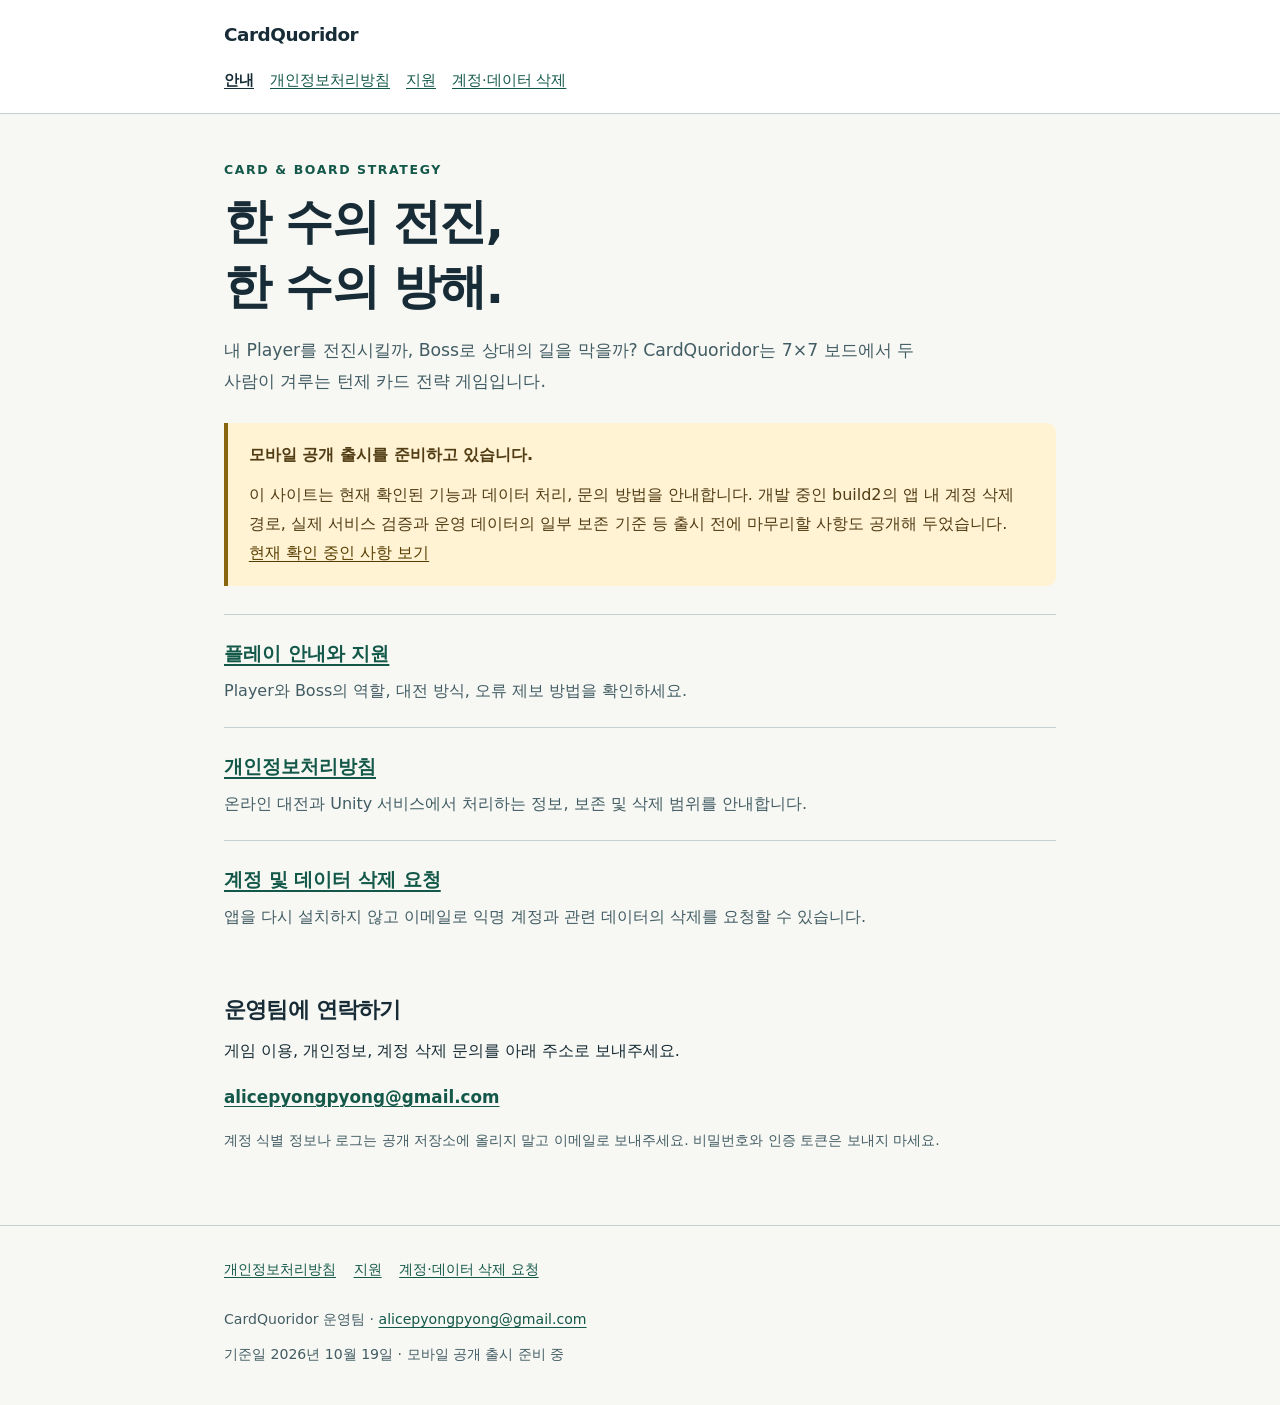
<file: docs/index.html>
<!doctype html>
<html lang="ko">
<head>
  <meta charset="utf-8">
  <meta name="viewport" content="width=device-width, initial-scale=1">
  <meta name="description" content="CardQuoridor의 이용 지원, 개인정보처리방침, 익명 계정 및 데이터 삭제 요청 안내입니다.">
  <meta name="referrer" content="strict-origin-when-cross-origin">
  <title>공개 안내 | CardQuoridor</title>
  <link rel="stylesheet" href="style.css">
</head>
<body>
  <a class="skip-link" href="#content">본문으로 건너뛰기</a>
  <header class="site-header">
    <div class="wrap">
      <a class="brand" href="index.html">CardQuoridor</a>
      <nav class="site-nav" aria-label="주 메뉴">
      <a href="index.html" aria-current="page">안내</a>
      <a href="privacy.html">개인정보처리방침</a>
      <a href="support.html">지원</a>
      <a href="account-deletion.html">계정·데이터 삭제</a>
      </nav>
    </div>
  </header>
  <main id="content" class="wrap">
    <p class="eyebrow">Card &amp; Board Strategy</p>
    <h1>한 수의 전진,<br>한 수의 방해.</h1>
    <p class="lead">내 Player를 전진시킬까, Boss로 상대의 길을 막을까? CardQuoridor는 7×7 보드에서 두 사람이 겨루는 턴제 카드 전략 게임입니다.</p>
    <aside class="notice" aria-label="현재 공개 상태">
      <strong>모바일 공개 출시를 준비하고 있습니다.</strong>
      <p>이 사이트는 현재 확인된 기능과 데이터 처리, 문의 방법을 안내합니다. 개발 중인 build2의 앱 내 계정 삭제 경로, 실제 서비스 검증과 운영 데이터의 일부 보존 기준 등 출시 전에 마무리할 사항도 공개해 두었습니다. <a href="privacy.html#release-status">현재 확인 중인 사항 보기</a></p>
    </aside>
    <ul class="link-list">
      <li><a href="support.html">플레이 안내와 지원</a><p>Player와 Boss의 역할, 대전 방식, 오류 제보 방법을 확인하세요.</p></li>
      <li><a href="privacy.html">개인정보처리방침</a><p>온라인 대전과 Unity 서비스에서 처리하는 정보, 보존 및 삭제 범위를 안내합니다.</p></li>
      <li><a href="account-deletion.html">계정 및 데이터 삭제 요청</a><p>앱을 다시 설치하지 않고 이메일로 익명 계정과 관련 데이터의 삭제를 요청할 수 있습니다.</p></li>
    </ul>
    <section aria-labelledby="contact-title">
      <h2 id="contact-title">운영팀에 연락하기</h2>
      <p>게임 이용, 개인정보, 계정 삭제 문의를 아래 주소로 보내주세요.</p>
      <p class="contact"><a href="mailto:alicepyongpyong@gmail.com">alicepyongpyong@gmail.com</a></p>
      <p class="small">계정 식별 정보나 로그는 공개 저장소에 올리지 말고 이메일로 보내주세요. 비밀번호와 인증 토큰은 보내지 마세요.</p>
    </section>
  </main>
  <footer class="site-footer">
    <div class="wrap">
      <nav aria-label="하단 메뉴">
        <a href="privacy.html">개인정보처리방침</a>
        <a href="support.html">지원</a>
        <a href="account-deletion.html">계정·데이터 삭제 요청</a>
      </nav>
      <p>CardQuoridor 운영팀 · <a href="mailto:alicepyongpyong@gmail.com">alicepyongpyong@gmail.com</a></p>
      <p>기준일 2026년 10월 19일 · 모바일 공개 출시 준비 중</p>
    </div>
  </footer>
</body>
</html>
</file>
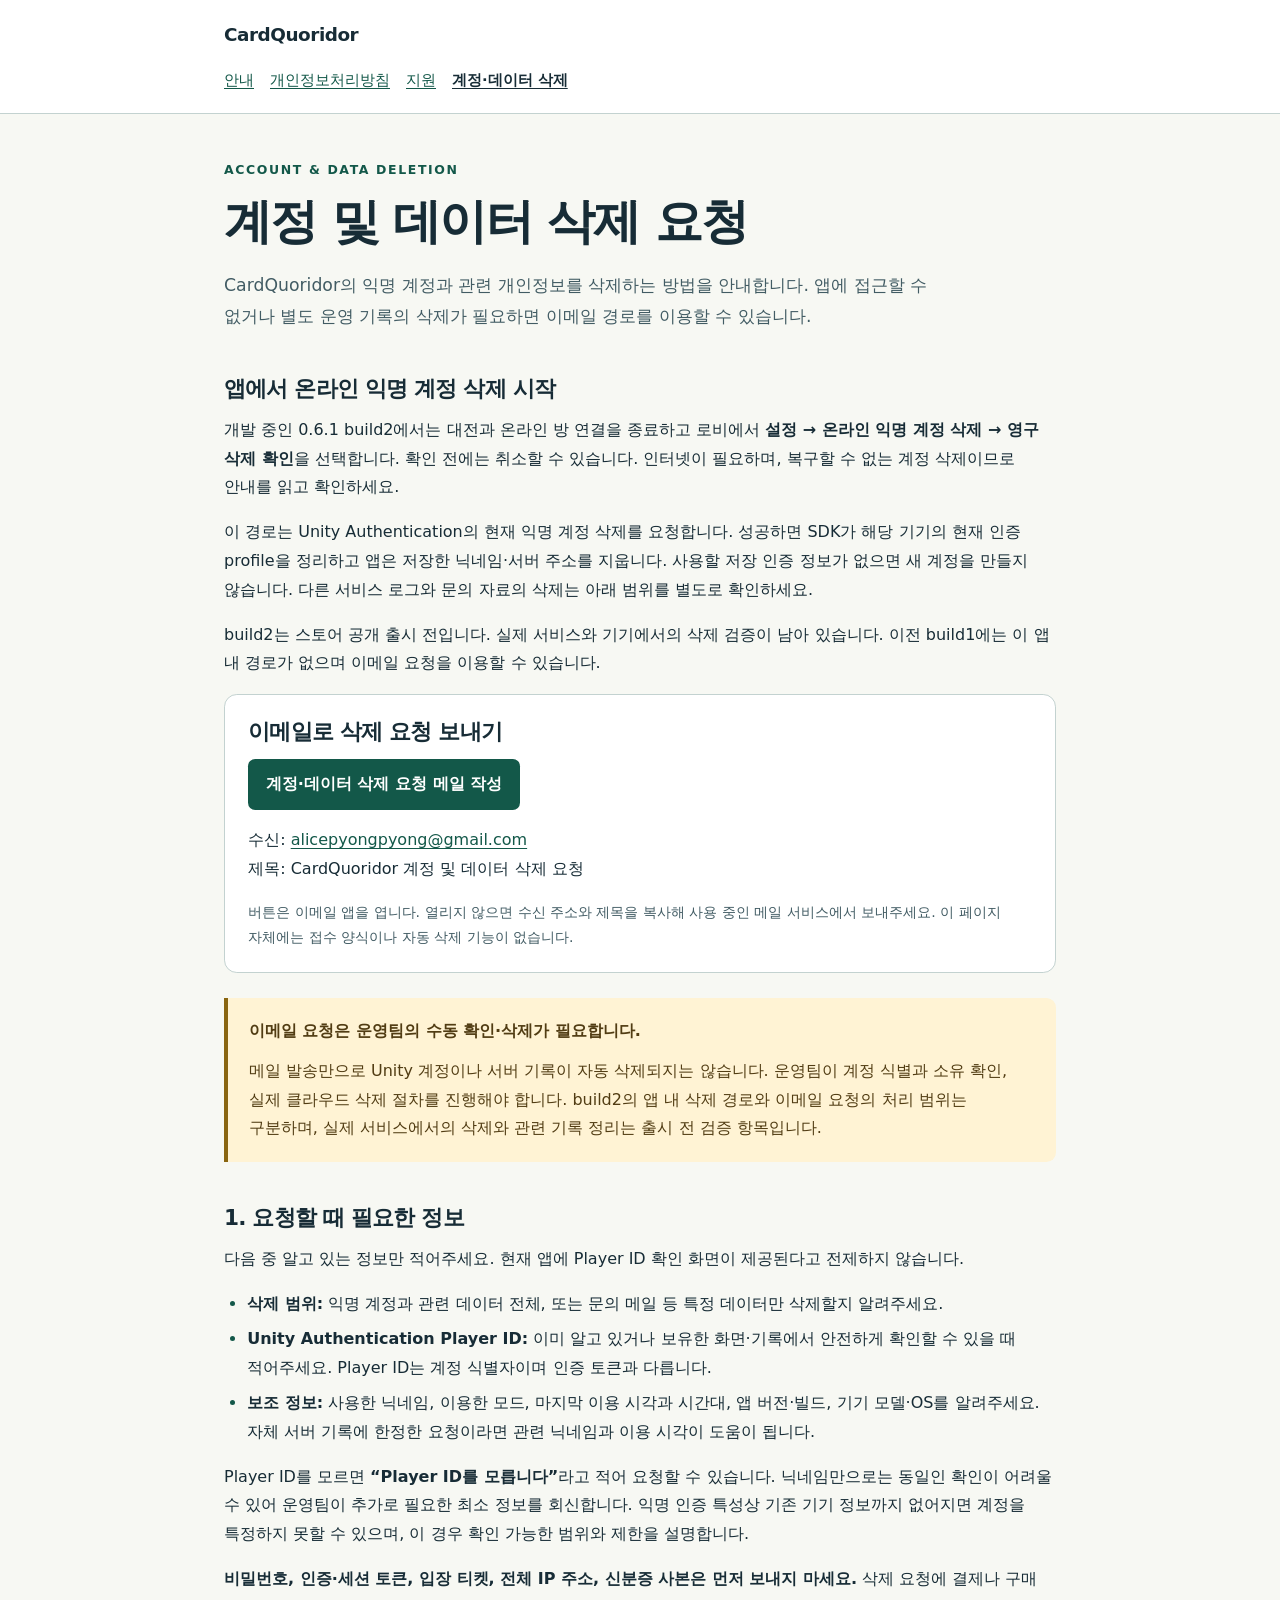
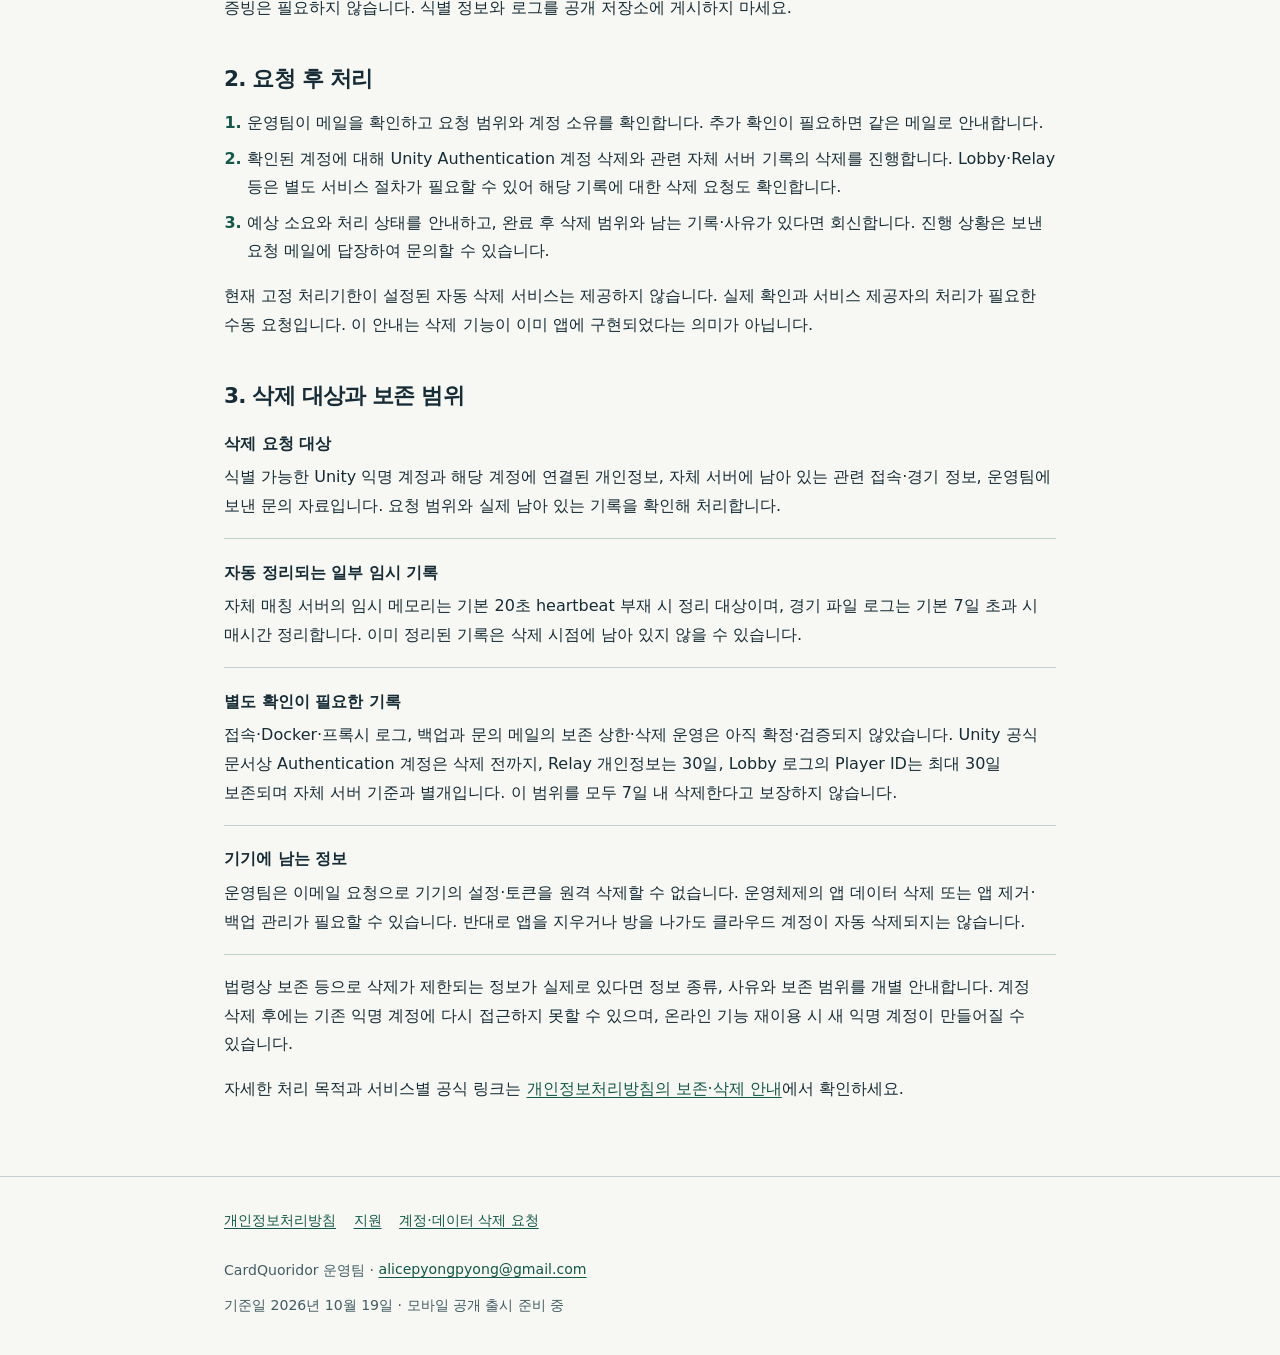
<file: docs/account-deletion.html>
<!doctype html>
<html lang="ko">
<head>
  <meta charset="utf-8">
  <meta name="viewport" content="width=device-width, initial-scale=1">
  <meta name="description" content="CardQuoridor 익명 계정과 관련 개인정보의 이메일 삭제 요청 방법, 식별 정보, 처리 범위와 제한을 안내합니다.">
  <meta name="referrer" content="strict-origin-when-cross-origin">
  <title>계정 및 데이터 삭제 요청 | CardQuoridor</title>
  <link rel="stylesheet" href="style.css">
</head>
<body>
  <a class="skip-link" href="#content">본문으로 건너뛰기</a>
  <header class="site-header">
    <div class="wrap">
      <a class="brand" href="index.html">CardQuoridor</a>
      <nav class="site-nav" aria-label="주 메뉴">
      <a href="index.html">안내</a>
      <a href="privacy.html">개인정보처리방침</a>
      <a href="support.html">지원</a>
      <a href="account-deletion.html" aria-current="page">계정·데이터 삭제</a>
      </nav>
    </div>
  </header>
  <main id="content" class="wrap">
    <p class="eyebrow">Account &amp; Data Deletion</p>
    <h1>계정 및 데이터 삭제 요청</h1>
    <p class="lead">CardQuoridor의 익명 계정과 관련 개인정보를 삭제하는 방법을 안내합니다. 앱에 접근할 수 없거나 별도 운영 기록의 삭제가 필요하면 이메일 경로를 이용할 수 있습니다.</p>
    <section aria-labelledby="in-app-title">
      <h2 id="in-app-title">앱에서 온라인 익명 계정 삭제 시작</h2>
      <p>개발 중인 0.6.1 build2에서는 대전과 온라인 방 연결을 종료하고 로비에서 <strong>설정 → 온라인 익명 계정 삭제 → 영구 삭제 확인</strong>을 선택합니다. 확인 전에는 취소할 수 있습니다. 인터넷이 필요하며, 복구할 수 없는 계정 삭제이므로 안내를 읽고 확인하세요.</p>
      <p>이 경로는 Unity Authentication의 현재 익명 계정 삭제를 요청합니다. 성공하면 SDK가 해당 기기의 현재 인증 profile을 정리하고 앱은 저장한 닉네임·서버 주소를 지웁니다. 사용할 저장 인증 정보가 없으면 새 계정을 만들지 않습니다. 다른 서비스 로그와 문의 자료의 삭제는 아래 범위를 별도로 확인하세요.</p>
      <p>build2는 스토어 공개 출시 전입니다. 실제 서비스와 기기에서의 삭제 검증이 남아 있습니다. 이전 build1에는 이 앱 내 경로가 없으며 이메일 요청을 이용할 수 있습니다.</p>
    </section>
    <div class="panel">
      <h2>이메일로 삭제 요청 보내기</h2>
      <p><a class="button" href="mailto:alicepyongpyong@gmail.com?subject=CardQuoridor%20%EA%B3%84%EC%A0%95%20%EB%B0%8F%20%EB%8D%B0%EC%9D%B4%ED%84%B0%20%EC%82%AD%EC%A0%9C%20%EC%9A%94%EC%B2%AD&amp;body=CardQuoridor%20%EC%9D%B5%EB%AA%85%20%EA%B3%84%EC%A0%95%EA%B3%BC%20%EA%B4%80%EB%A0%A8%20%EB%8D%B0%EC%9D%B4%ED%84%B0%20%EC%82%AD%EC%A0%9C%EB%A5%BC%20%EC%9A%94%EC%B2%AD%ED%95%A9%EB%8B%88%EB%8B%A4.%0A%EC%95%84%EB%9E%98%20%EC%95%88%EB%82%B4%EB%A5%BC%20%EB%B3%B4%EA%B3%A0%20%EC%95%8C%EA%B3%A0%20%EC%9E%88%EB%8A%94%20%EC%8B%9D%EB%B3%84%20%EC%A0%95%EB%B3%B4%EB%A7%8C%20%EC%B6%94%EA%B0%80%ED%95%98%EA%B2%A0%EC%8A%B5%EB%8B%88%EB%8B%A4.%20%EB%B9%84%EB%B0%80%EB%B2%88%ED%98%B8%EC%99%80%20%EC%9D%B8%EC%A6%9D%20%ED%86%A0%ED%81%B0%EC%9D%80%20%ED%8F%AC%ED%95%A8%ED%95%98%EC%A7%80%20%EC%95%8A%EC%8A%B5%EB%8B%88%EB%8B%A4.">계정·데이터 삭제 요청 메일 작성</a></p>
      <p>수신: <a href="mailto:alicepyongpyong@gmail.com">alicepyongpyong@gmail.com</a><br>제목: CardQuoridor 계정 및 데이터 삭제 요청</p>
      <p class="small">버튼은 이메일 앱을 엽니다. 열리지 않으면 수신 주소와 제목을 복사해 사용 중인 메일 서비스에서 보내주세요. 이 페이지 자체에는 접수 양식이나 자동 삭제 기능이 없습니다.</p>
    </div>
    <aside class="notice" aria-label="현재 삭제 방식">
      <strong>이메일 요청은 운영팀의 수동 확인·삭제가 필요합니다.</strong>
      <p>메일 발송만으로 Unity 계정이나 서버 기록이 자동 삭제되지는 않습니다. 운영팀이 계정 식별과 소유 확인, 실제 클라우드 삭제 절차를 진행해야 합니다. build2의 앱 내 삭제 경로와 이메일 요청의 처리 범위는 구분하며, 실제 서비스에서의 삭제와 관련 기록 정리는 출시 전 검증 항목입니다.</p>
    </aside>
    <section aria-labelledby="identify-title">
      <h2 id="identify-title">1. 요청할 때 필요한 정보</h2>
      <p>다음 중 알고 있는 정보만 적어주세요. 현재 앱에 Player ID 확인 화면이 제공된다고 전제하지 않습니다.</p>
      <ul>
        <li><strong>삭제 범위:</strong> 익명 계정과 관련 데이터 전체, 또는 문의 메일 등 특정 데이터만 삭제할지 알려주세요.</li>
        <li><strong>Unity Authentication Player ID:</strong> 이미 알고 있거나 보유한 화면·기록에서 안전하게 확인할 수 있을 때 적어주세요. Player ID는 계정 식별자이며 인증 토큰과 다릅니다.</li>
        <li><strong>보조 정보:</strong> 사용한 닉네임, 이용한 모드, 마지막 이용 시각과 시간대, 앱 버전·빌드, 기기 모델·OS를 알려주세요. 자체 서버 기록에 한정한 요청이라면 관련 닉네임과 이용 시각이 도움이 됩니다.</li>
      </ul>
      <p>Player ID를 모르면 <strong>“Player ID를 모릅니다”</strong>라고 적어 요청할 수 있습니다. 닉네임만으로는 동일인 확인이 어려울 수 있어 운영팀이 추가로 필요한 최소 정보를 회신합니다. 익명 인증 특성상 기존 기기 정보까지 없어지면 계정을 특정하지 못할 수 있으며, 이 경우 확인 가능한 범위와 제한을 설명합니다.</p>
      <p><strong>비밀번호, 인증·세션 토큰, 입장 티켓, 전체 IP 주소, 신분증 사본은 먼저 보내지 마세요.</strong> 삭제 요청에 결제나 구매 증빙은 필요하지 않습니다. 식별 정보와 로그를 공개 저장소에 게시하지 마세요.</p>
    </section>
    <section aria-labelledby="process-title">
      <h2 id="process-title">2. 요청 후 처리</h2>
      <ol>
        <li>운영팀이 메일을 확인하고 요청 범위와 계정 소유를 확인합니다. 추가 확인이 필요하면 같은 메일로 안내합니다.</li>
        <li>확인된 계정에 대해 Unity Authentication 계정 삭제와 관련 자체 서버 기록의 삭제를 진행합니다. Lobby·Relay 등은 별도 서비스 절차가 필요할 수 있어 해당 기록에 대한 삭제 요청도 확인합니다.</li>
        <li>예상 소요와 처리 상태를 안내하고, 완료 후 삭제 범위와 남는 기록·사유가 있다면 회신합니다. 진행 상황은 보낸 요청 메일에 답장하여 문의할 수 있습니다.</li>
      </ol>
      <p>현재 고정 처리기한이 설정된 자동 삭제 서비스는 제공하지 않습니다. 실제 확인과 서비스 제공자의 처리가 필요한 수동 요청입니다. 이 안내는 삭제 기능이 이미 앱에 구현되었다는 의미가 아닙니다.</p>
    </section>
    <section aria-labelledby="scope-title">
      <h2 id="scope-title">3. 삭제 대상과 보존 범위</h2>
      <dl class="data-list">
        <dt>삭제 요청 대상</dt>
        <dd>식별 가능한 Unity 익명 계정과 해당 계정에 연결된 개인정보, 자체 서버에 남아 있는 관련 접속·경기 정보, 운영팀에 보낸 문의 자료입니다. 요청 범위와 실제 남아 있는 기록을 확인해 처리합니다.</dd>
        <dt>자동 정리되는 일부 임시 기록</dt>
        <dd>자체 매칭 서버의 임시 메모리는 기본 20초 heartbeat 부재 시 정리 대상이며, 경기 파일 로그는 기본 7일 초과 시 매시간 정리합니다. 이미 정리된 기록은 삭제 시점에 남아 있지 않을 수 있습니다.</dd>
        <dt>별도 확인이 필요한 기록</dt>
        <dd>접속·Docker·프록시 로그, 백업과 문의 메일의 보존 상한·삭제 운영은 아직 확정·검증되지 않았습니다. Unity 공식 문서상 Authentication 계정은 삭제 전까지, Relay 개인정보는 30일, Lobby 로그의 Player ID는 최대 30일 보존되며 자체 서버 기준과 별개입니다. 이 범위를 모두 7일 내 삭제한다고 보장하지 않습니다.</dd>
        <dt>기기에 남는 정보</dt>
        <dd>운영팀은 이메일 요청으로 기기의 설정·토큰을 원격 삭제할 수 없습니다. 운영체제의 앱 데이터 삭제 또는 앱 제거·백업 관리가 필요할 수 있습니다. 반대로 앱을 지우거나 방을 나가도 클라우드 계정이 자동 삭제되지는 않습니다.</dd>
      </dl>
      <p>법령상 보존 등으로 삭제가 제한되는 정보가 실제로 있다면 정보 종류, 사유와 보존 범위를 개별 안내합니다. 계정 삭제 후에는 기존 익명 계정에 다시 접근하지 못할 수 있으며, 온라인 기능 재이용 시 새 익명 계정이 만들어질 수 있습니다.</p>
      <p>자세한 처리 목적과 서비스별 공식 링크는 <a href="privacy.html#retention">개인정보처리방침의 보존·삭제 안내</a>에서 확인하세요.</p>
    </section>
  </main>
  <footer class="site-footer">
    <div class="wrap">
      <nav aria-label="하단 메뉴">
        <a href="privacy.html">개인정보처리방침</a>
        <a href="support.html">지원</a>
        <a href="account-deletion.html">계정·데이터 삭제 요청</a>
      </nav>
      <p>CardQuoridor 운영팀 · <a href="mailto:alicepyongpyong@gmail.com">alicepyongpyong@gmail.com</a></p>
      <p>기준일 2026년 10월 19일 · 모바일 공개 출시 준비 중</p>
    </div>
  </footer>
</body>
</html>
</file>
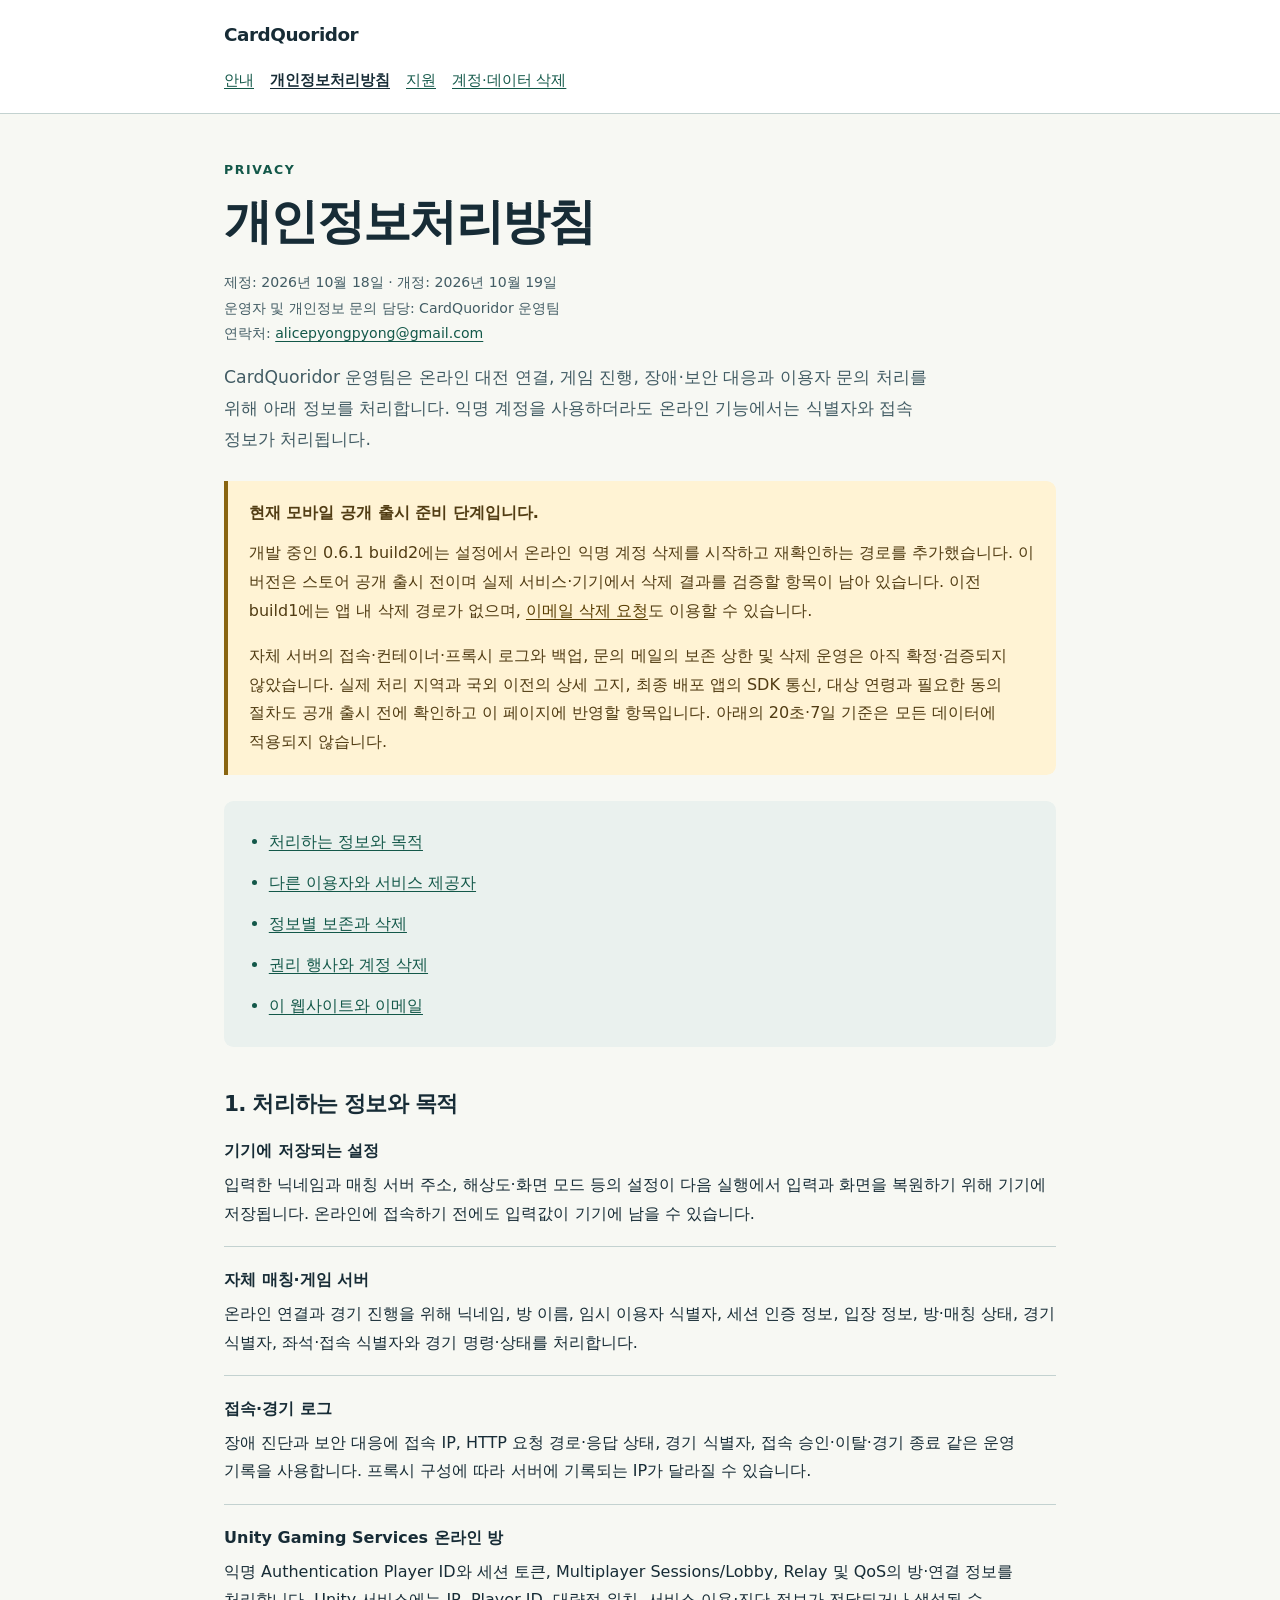
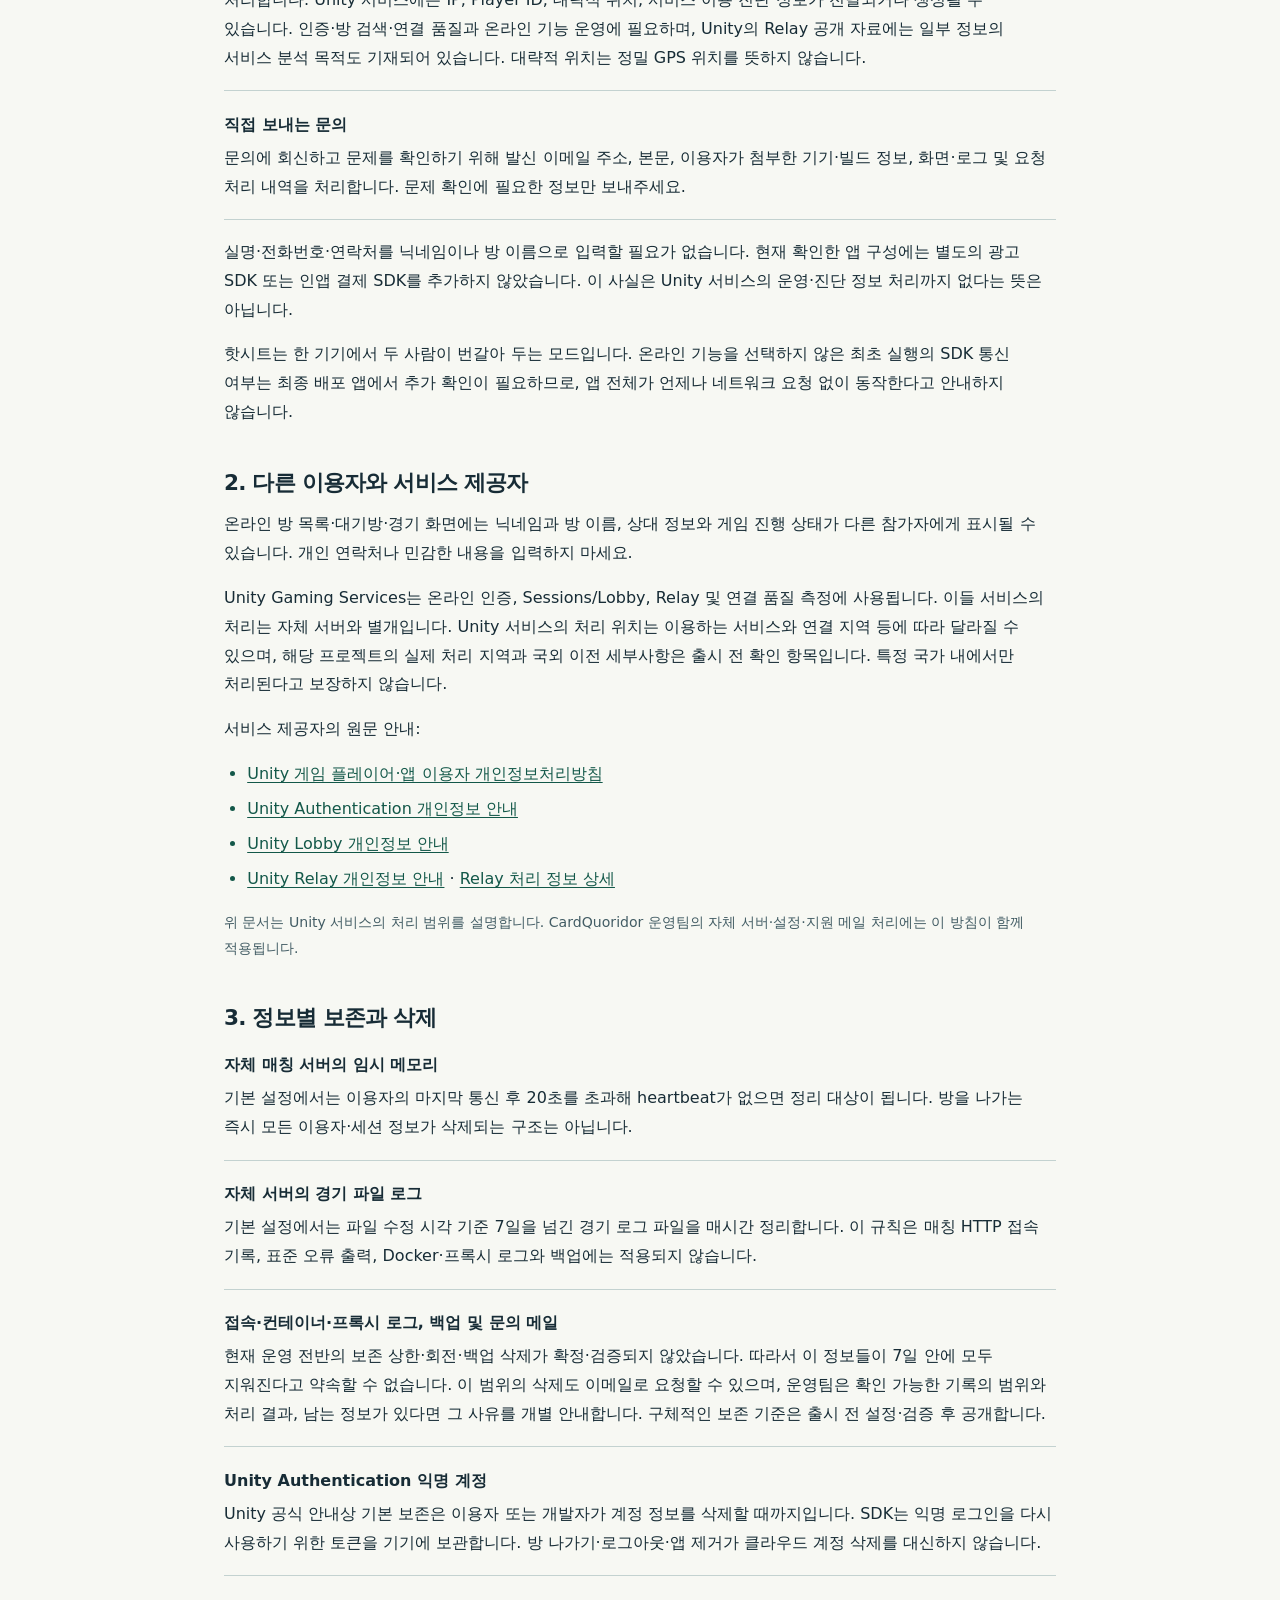
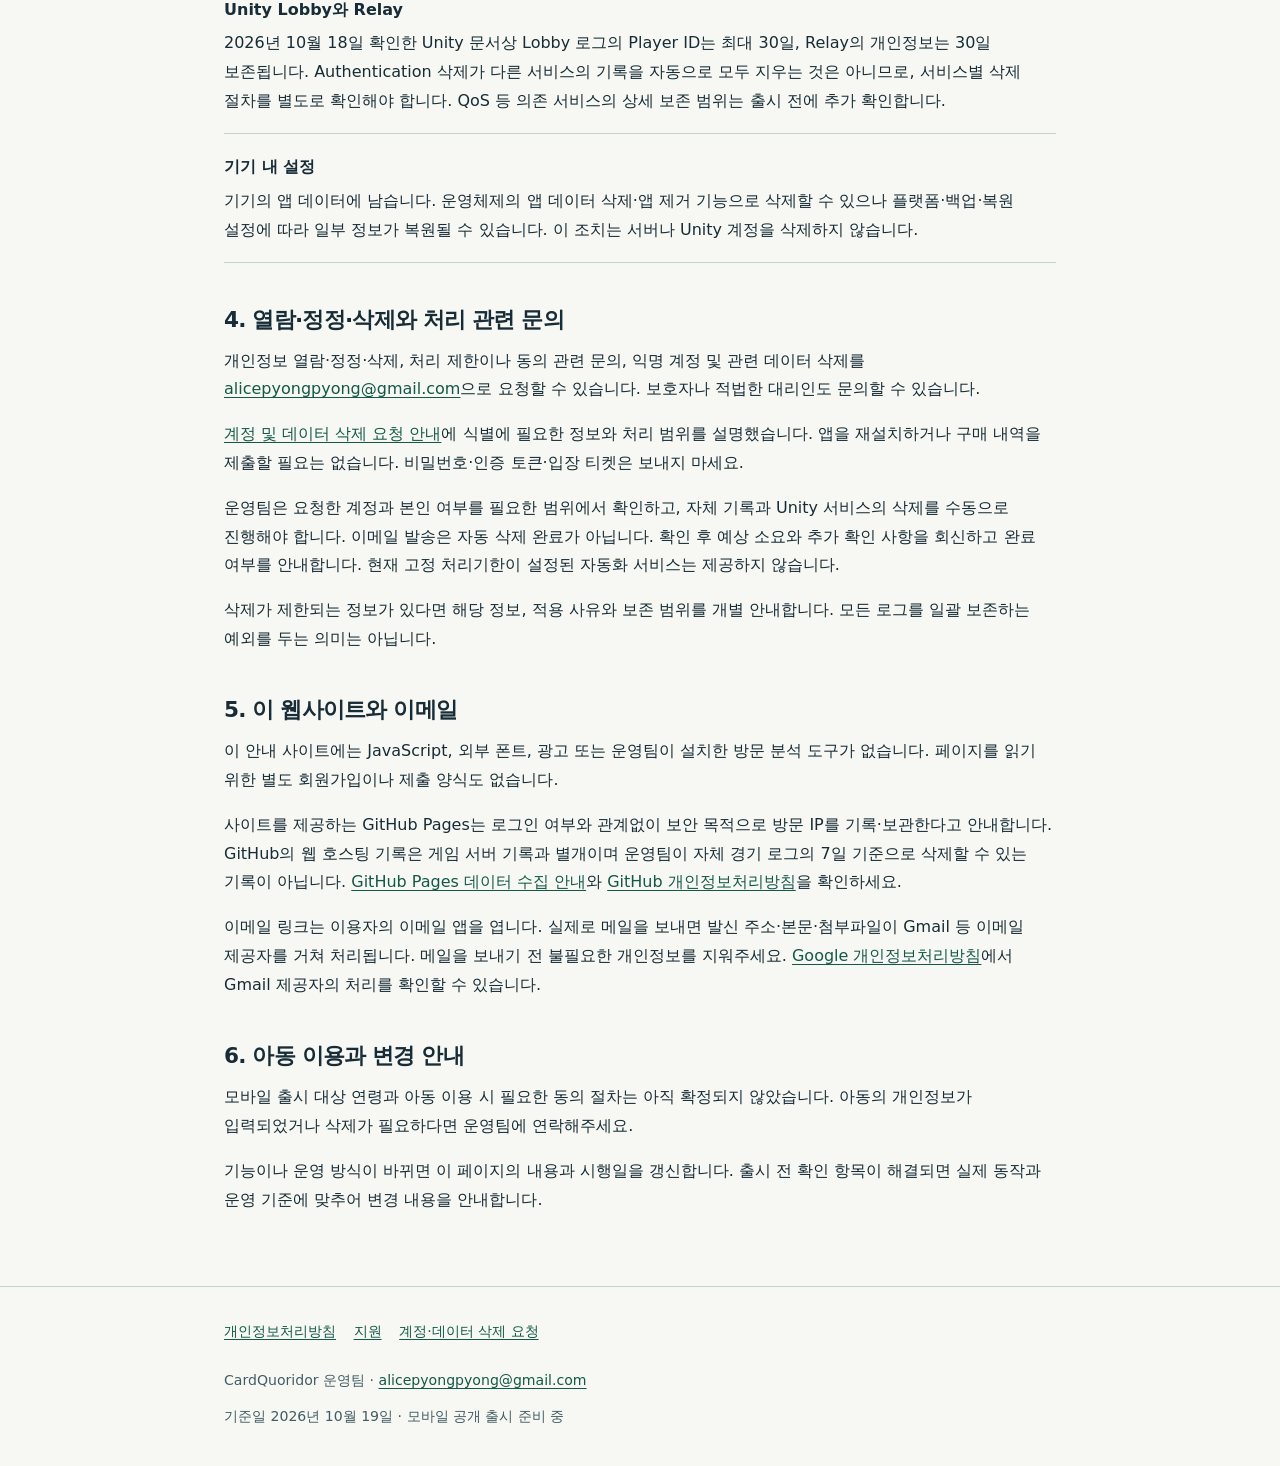
<file: docs/privacy.html>
<!doctype html>
<html lang="ko">
<head>
  <meta charset="utf-8">
  <meta name="viewport" content="width=device-width, initial-scale=1">
  <meta name="description" content="CardQuoridor의 처리 정보, Unity 서비스, 보존기간, 개인정보 권리 및 삭제 요청 방법을 안내합니다.">
  <meta name="referrer" content="strict-origin-when-cross-origin">
  <title>개인정보처리방침 | CardQuoridor</title>
  <link rel="stylesheet" href="style.css">
</head>
<body>
  <a class="skip-link" href="#content">본문으로 건너뛰기</a>
  <header class="site-header">
    <div class="wrap">
      <a class="brand" href="index.html">CardQuoridor</a>
      <nav class="site-nav" aria-label="주 메뉴">
      <a href="index.html">안내</a>
      <a href="privacy.html" aria-current="page">개인정보처리방침</a>
      <a href="support.html">지원</a>
      <a href="account-deletion.html">계정·데이터 삭제</a>
      </nav>
    </div>
  </header>
  <main id="content" class="wrap">
    <p class="eyebrow">Privacy</p>
    <h1>개인정보처리방침</h1>
    <p class="meta">제정: 2026년 10월 18일 · 개정: 2026년 10월 19일<br>운영자 및 개인정보 문의 담당: CardQuoridor 운영팀<br>연락처: <a href="mailto:alicepyongpyong@gmail.com">alicepyongpyong@gmail.com</a></p>
    <p class="lead">CardQuoridor 운영팀은 온라인 대전 연결, 게임 진행, 장애·보안 대응과 이용자 문의 처리를 위해 아래 정보를 처리합니다. 익명 계정을 사용하더라도 온라인 기능에서는 식별자와 접속 정보가 처리됩니다.</p>
    <aside class="notice" id="release-status" aria-label="출시 전 확인 사항">
      <strong>현재 모바일 공개 출시 준비 단계입니다.</strong>
      <p>개발 중인 0.6.1 build2에는 설정에서 온라인 익명 계정 삭제를 시작하고 재확인하는 경로를 추가했습니다. 이 버전은 스토어 공개 출시 전이며 실제 서비스·기기에서 삭제 결과를 검증할 항목이 남아 있습니다. 이전 build1에는 앱 내 삭제 경로가 없으며, <a href="account-deletion.html">이메일 삭제 요청</a>도 이용할 수 있습니다.</p>
      <p>자체 서버의 접속·컨테이너·프록시 로그와 백업, 문의 메일의 보존 상한 및 삭제 운영은 아직 확정·검증되지 않았습니다. 실제 처리 지역과 국외 이전의 상세 고지, 최종 배포 앱의 SDK 통신, 대상 연령과 필요한 동의 절차도 공개 출시 전에 확인하고 이 페이지에 반영할 항목입니다. 아래의 20초·7일 기준은 모든 데이터에 적용되지 않습니다.</p>
    </aside>
    <nav class="toc" aria-label="개인정보처리방침 목차">
      <ul>
        <li><a href="#data">처리하는 정보와 목적</a></li>
        <li><a href="#services">다른 이용자와 서비스 제공자</a></li>
        <li><a href="#retention">정보별 보존과 삭제</a></li>
        <li><a href="#rights">권리 행사와 계정 삭제</a></li>
        <li><a href="#website">이 웹사이트와 이메일</a></li>
      </ul>
    </nav>
    <section id="data" aria-labelledby="data-title">
      <h2 id="data-title">1. 처리하는 정보와 목적</h2>
      <dl class="data-list">
        <dt>기기에 저장되는 설정</dt>
        <dd>입력한 닉네임과 매칭 서버 주소, 해상도·화면 모드 등의 설정이 다음 실행에서 입력과 화면을 복원하기 위해 기기에 저장됩니다. 온라인에 접속하기 전에도 입력값이 기기에 남을 수 있습니다.</dd>
        <dt>자체 매칭·게임 서버</dt>
        <dd>온라인 연결과 경기 진행을 위해 닉네임, 방 이름, 임시 이용자 식별자, 세션 인증 정보, 입장 정보, 방·매칭 상태, 경기 식별자, 좌석·접속 식별자와 경기 명령·상태를 처리합니다.</dd>
        <dt>접속·경기 로그</dt>
        <dd>장애 진단과 보안 대응에 접속 IP, HTTP 요청 경로·응답 상태, 경기 식별자, 접속 승인·이탈·경기 종료 같은 운영 기록을 사용합니다. 프록시 구성에 따라 서버에 기록되는 IP가 달라질 수 있습니다.</dd>
        <dt>Unity Gaming Services 온라인 방</dt>
        <dd>익명 Authentication Player ID와 세션 토큰, Multiplayer Sessions/Lobby, Relay 및 QoS의 방·연결 정보를 처리합니다. Unity 서비스에는 IP, Player ID, 대략적 위치, 서비스 이용·진단 정보가 전달되거나 생성될 수 있습니다. 인증·방 검색·연결 품질과 온라인 기능 운영에 필요하며, Unity의 Relay 공개 자료에는 일부 정보의 서비스 분석 목적도 기재되어 있습니다. 대략적 위치는 정밀 GPS 위치를 뜻하지 않습니다.</dd>
        <dt>직접 보내는 문의</dt>
        <dd>문의에 회신하고 문제를 확인하기 위해 발신 이메일 주소, 본문, 이용자가 첨부한 기기·빌드 정보, 화면·로그 및 요청 처리 내역을 처리합니다. 문제 확인에 필요한 정보만 보내주세요.</dd>
      </dl>
      <p>실명·전화번호·연락처를 닉네임이나 방 이름으로 입력할 필요가 없습니다. 현재 확인한 앱 구성에는 별도의 광고 SDK 또는 인앱 결제 SDK를 추가하지 않았습니다. 이 사실은 Unity 서비스의 운영·진단 정보 처리까지 없다는 뜻은 아닙니다.</p>
      <p>핫시트는 한 기기에서 두 사람이 번갈아 두는 모드입니다. 온라인 기능을 선택하지 않은 최초 실행의 SDK 통신 여부는 최종 배포 앱에서 추가 확인이 필요하므로, 앱 전체가 언제나 네트워크 요청 없이 동작한다고 안내하지 않습니다.</p>
    </section>
    <section id="services" aria-labelledby="services-title">
      <h2 id="services-title">2. 다른 이용자와 서비스 제공자</h2>
      <p>온라인 방 목록·대기방·경기 화면에는 닉네임과 방 이름, 상대 정보와 게임 진행 상태가 다른 참가자에게 표시될 수 있습니다. 개인 연락처나 민감한 내용을 입력하지 마세요.</p>
      <p>Unity Gaming Services는 온라인 인증, Sessions/Lobby, Relay 및 연결 품질 측정에 사용됩니다. 이들 서비스의 처리는 자체 서버와 별개입니다. Unity 서비스의 처리 위치는 이용하는 서비스와 연결 지역 등에 따라 달라질 수 있으며, 해당 프로젝트의 실제 처리 지역과 국외 이전 세부사항은 출시 전 확인 항목입니다. 특정 국가 내에서만 처리된다고 보장하지 않습니다.</p>
      <p>서비스 제공자의 원문 안내:</p>
      <ul>
        <li><a href="https://unity.com/legal/game-player-and-app-user-privacy-policy">Unity 게임 플레이어·앱 이용자 개인정보처리방침</a></li>
        <li><a href="https://docs.unity.com/en-us/authentication/privacy-and-consent/overview">Unity Authentication 개인정보 안내</a></li>
        <li><a href="https://docs.unity.com/en-us/mps-sdk/privacy/privacy-overview-lobby">Unity Lobby 개인정보 안내</a></li>
        <li><a href="https://docs.unity.com/en-us/mps-sdk/privacy/privacy-overview-relay">Unity Relay 개인정보 안내</a> · <a href="https://docs.unity.com/en-us/mps-sdk/privacy/google-data-safety-relay">Relay 처리 정보 상세</a></li>
      </ul>
      <p class="small">위 문서는 Unity 서비스의 처리 범위를 설명합니다. CardQuoridor 운영팀의 자체 서버·설정·지원 메일 처리에는 이 방침이 함께 적용됩니다.</p>
    </section>
    <section id="retention" aria-labelledby="retention-title">
      <h2 id="retention-title">3. 정보별 보존과 삭제</h2>
      <dl class="data-list">
        <dt>자체 매칭 서버의 임시 메모리</dt>
        <dd>기본 설정에서는 이용자의 마지막 통신 후 20초를 초과해 heartbeat가 없으면 정리 대상이 됩니다. 방을 나가는 즉시 모든 이용자·세션 정보가 삭제되는 구조는 아닙니다.</dd>
        <dt>자체 서버의 경기 파일 로그</dt>
        <dd>기본 설정에서는 파일 수정 시각 기준 7일을 넘긴 경기 로그 파일을 매시간 정리합니다. 이 규칙은 매칭 HTTP 접속 기록, 표준 오류 출력, Docker·프록시 로그와 백업에는 적용되지 않습니다.</dd>
        <dt>접속·컨테이너·프록시 로그, 백업 및 문의 메일</dt>
        <dd>현재 운영 전반의 보존 상한·회전·백업 삭제가 확정·검증되지 않았습니다. 따라서 이 정보들이 7일 안에 모두 지워진다고 약속할 수 없습니다. 이 범위의 삭제도 이메일로 요청할 수 있으며, 운영팀은 확인 가능한 기록의 범위와 처리 결과, 남는 정보가 있다면 그 사유를 개별 안내합니다. 구체적인 보존 기준은 출시 전 설정·검증 후 공개합니다.</dd>
        <dt>Unity Authentication 익명 계정</dt>
        <dd>Unity 공식 안내상 기본 보존은 이용자 또는 개발자가 계정 정보를 삭제할 때까지입니다. SDK는 익명 로그인을 다시 사용하기 위한 토큰을 기기에 보관합니다. 방 나가기·로그아웃·앱 제거가 클라우드 계정 삭제를 대신하지 않습니다.</dd>
        <dt>Unity Lobby와 Relay</dt>
        <dd>2026년 10월 18일 확인한 Unity 문서상 Lobby 로그의 Player ID는 최대 30일, Relay의 개인정보는 30일 보존됩니다. Authentication 삭제가 다른 서비스의 기록을 자동으로 모두 지우는 것은 아니므로, 서비스별 삭제 절차를 별도로 확인해야 합니다. QoS 등 의존 서비스의 상세 보존 범위는 출시 전에 추가 확인합니다.</dd>
        <dt>기기 내 설정</dt>
        <dd>기기의 앱 데이터에 남습니다. 운영체제의 앱 데이터 삭제·앱 제거 기능으로 삭제할 수 있으나 플랫폼·백업·복원 설정에 따라 일부 정보가 복원될 수 있습니다. 이 조치는 서버나 Unity 계정을 삭제하지 않습니다.</dd>
      </dl>
    </section>
    <section id="rights" aria-labelledby="rights-title">
      <h2 id="rights-title">4. 열람·정정·삭제와 처리 관련 문의</h2>
      <p>개인정보 열람·정정·삭제, 처리 제한이나 동의 관련 문의, 익명 계정 및 관련 데이터 삭제를 <a href="mailto:alicepyongpyong@gmail.com">alicepyongpyong@gmail.com</a>으로 요청할 수 있습니다. 보호자나 적법한 대리인도 문의할 수 있습니다.</p>
      <p><a href="account-deletion.html">계정 및 데이터 삭제 요청 안내</a>에 식별에 필요한 정보와 처리 범위를 설명했습니다. 앱을 재설치하거나 구매 내역을 제출할 필요는 없습니다. 비밀번호·인증 토큰·입장 티켓은 보내지 마세요.</p>
      <p>운영팀은 요청한 계정과 본인 여부를 필요한 범위에서 확인하고, 자체 기록과 Unity 서비스의 삭제를 수동으로 진행해야 합니다. 이메일 발송은 자동 삭제 완료가 아닙니다. 확인 후 예상 소요와 추가 확인 사항을 회신하고 완료 여부를 안내합니다. 현재 고정 처리기한이 설정된 자동화 서비스는 제공하지 않습니다.</p>
      <p>삭제가 제한되는 정보가 있다면 해당 정보, 적용 사유와 보존 범위를 개별 안내합니다. 모든 로그를 일괄 보존하는 예외를 두는 의미는 아닙니다.</p>
    </section>
    <section id="website" aria-labelledby="website-title">
      <h2 id="website-title">5. 이 웹사이트와 이메일</h2>
      <p>이 안내 사이트에는 JavaScript, 외부 폰트, 광고 또는 운영팀이 설치한 방문 분석 도구가 없습니다. 페이지를 읽기 위한 별도 회원가입이나 제출 양식도 없습니다.</p>
      <p>사이트를 제공하는 GitHub Pages는 로그인 여부와 관계없이 보안 목적으로 방문 IP를 기록·보관한다고 안내합니다. GitHub의 웹 호스팅 기록은 게임 서버 기록과 별개이며 운영팀이 자체 경기 로그의 7일 기준으로 삭제할 수 있는 기록이 아닙니다. <a href="https://docs.github.com/en/pages/getting-started-with-github-pages/what-is-github-pages#data-collection">GitHub Pages 데이터 수집 안내</a>와 <a href="https://docs.github.com/en/site-policy/privacy-policies/github-general-privacy-statement">GitHub 개인정보처리방침</a>을 확인하세요.</p>
      <p>이메일 링크는 이용자의 이메일 앱을 엽니다. 실제로 메일을 보내면 발신 주소·본문·첨부파일이 Gmail 등 이메일 제공자를 거쳐 처리됩니다. 메일을 보내기 전 불필요한 개인정보를 지워주세요. <a href="https://policies.google.com/privacy?hl=ko">Google 개인정보처리방침</a>에서 Gmail 제공자의 처리를 확인할 수 있습니다.</p>
    </section>
    <section aria-labelledby="children-title">
      <h2 id="children-title">6. 아동 이용과 변경 안내</h2>
      <p>모바일 출시 대상 연령과 아동 이용 시 필요한 동의 절차는 아직 확정되지 않았습니다. 아동의 개인정보가 입력되었거나 삭제가 필요하다면 운영팀에 연락해주세요.</p>
      <p>기능이나 운영 방식이 바뀌면 이 페이지의 내용과 시행일을 갱신합니다. 출시 전 확인 항목이 해결되면 실제 동작과 운영 기준에 맞추어 변경 내용을 안내합니다.</p>
    </section>
  </main>
  <footer class="site-footer">
    <div class="wrap">
      <nav aria-label="하단 메뉴">
        <a href="privacy.html">개인정보처리방침</a>
        <a href="support.html">지원</a>
        <a href="account-deletion.html">계정·데이터 삭제 요청</a>
      </nav>
      <p>CardQuoridor 운영팀 · <a href="mailto:alicepyongpyong@gmail.com">alicepyongpyong@gmail.com</a></p>
      <p>기준일 2026년 10월 19일 · 모바일 공개 출시 준비 중</p>
    </div>
  </footer>
</body>
</html>
</file>
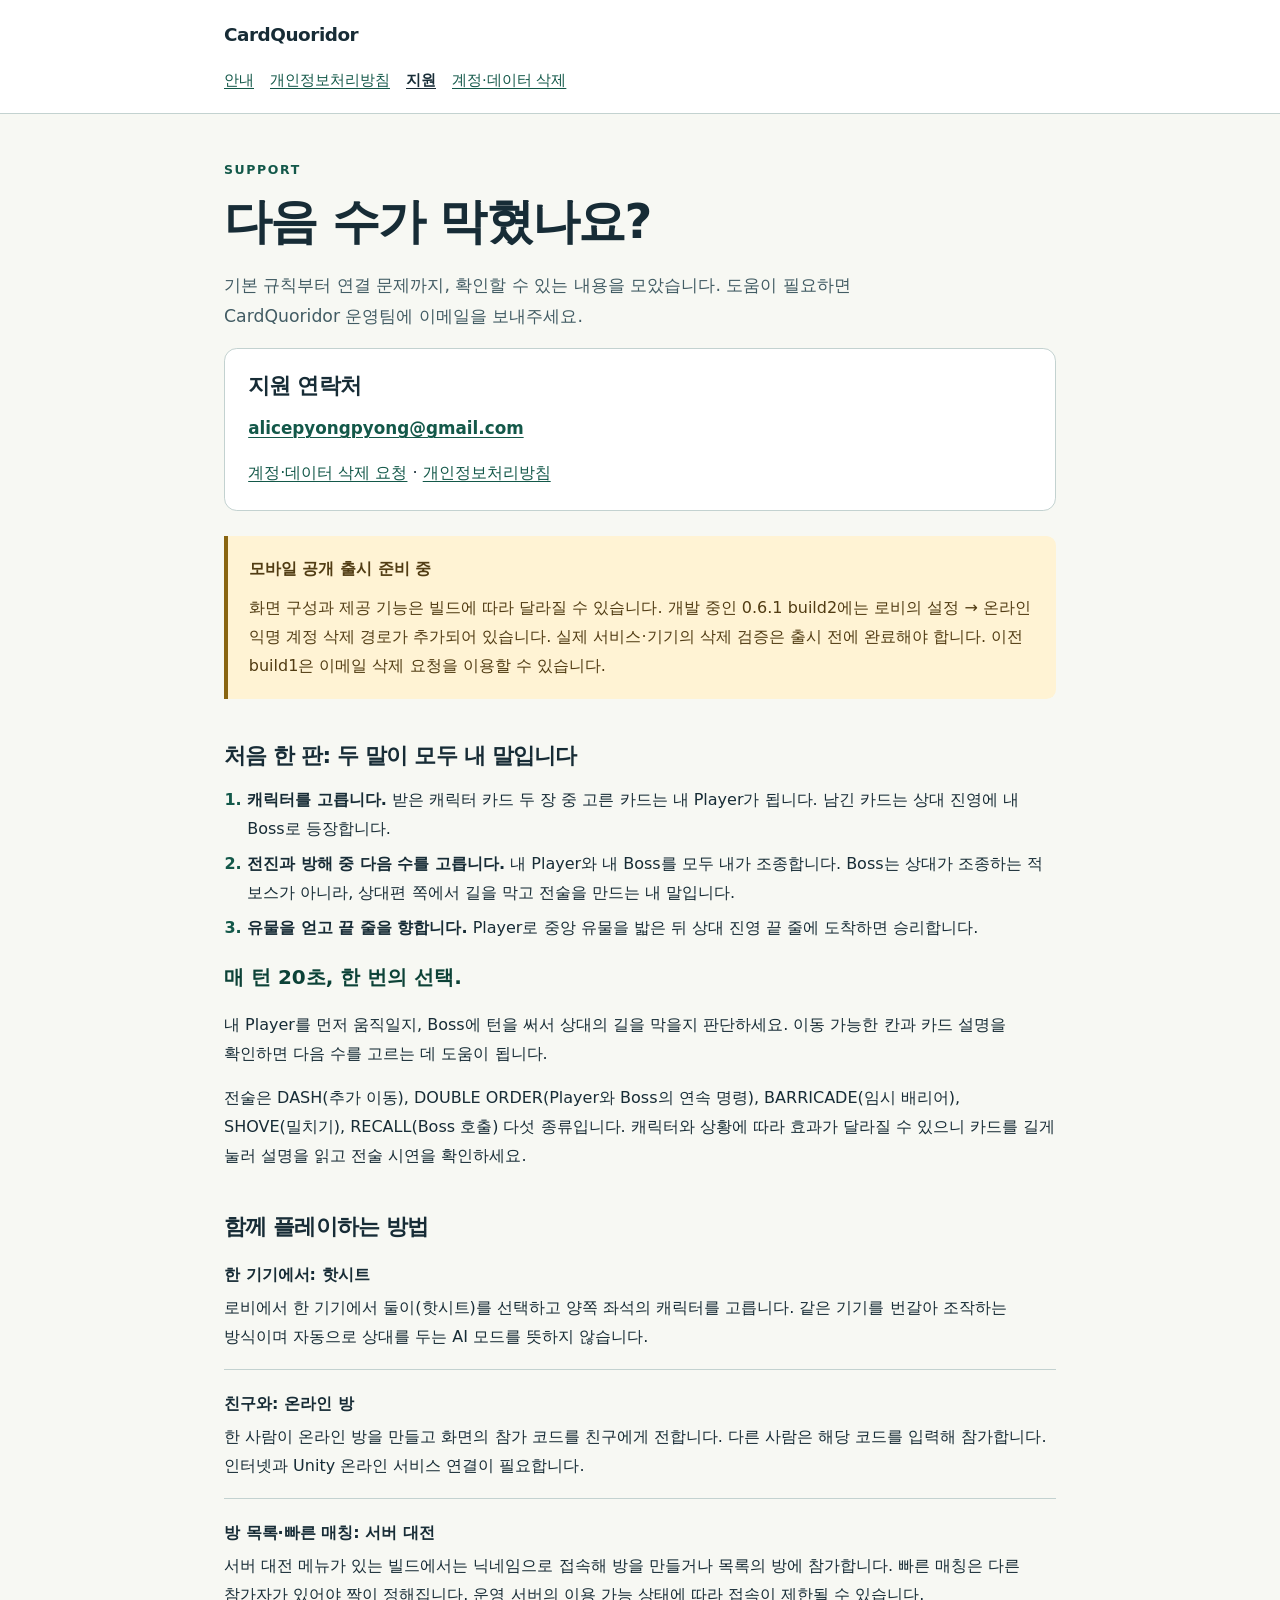
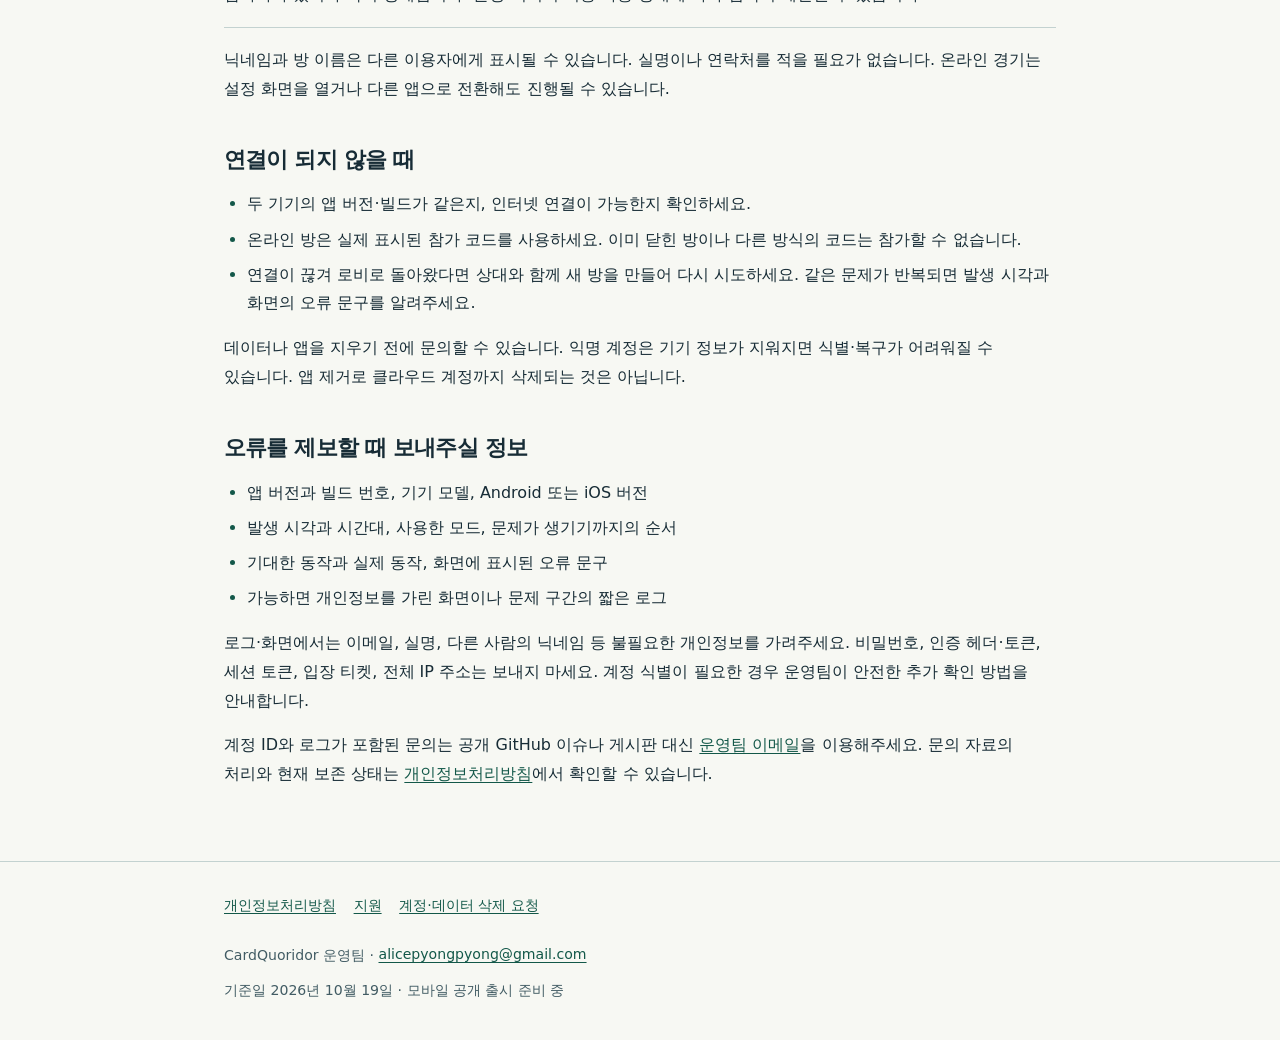
<file: docs/support.html>
<!doctype html>
<html lang="ko">
<head>
  <meta charset="utf-8">
  <meta name="viewport" content="width=device-width, initial-scale=1">
  <meta name="description" content="CardQuoridor 기본 규칙, 대전 방식, 연결 문제와 오류 제보 방법을 안내합니다.">
  <meta name="referrer" content="strict-origin-when-cross-origin">
  <title>지원 및 플레이 안내 | CardQuoridor</title>
  <link rel="stylesheet" href="style.css">
</head>
<body>
  <a class="skip-link" href="#content">본문으로 건너뛰기</a>
  <header class="site-header">
    <div class="wrap">
      <a class="brand" href="index.html">CardQuoridor</a>
      <nav class="site-nav" aria-label="주 메뉴">
      <a href="index.html">안내</a>
      <a href="privacy.html">개인정보처리방침</a>
      <a href="support.html" aria-current="page">지원</a>
      <a href="account-deletion.html">계정·데이터 삭제</a>
      </nav>
    </div>
  </header>
  <main id="content" class="wrap">
    <p class="eyebrow">Support</p>
    <h1>다음 수가 막혔나요?</h1>
    <p class="lead">기본 규칙부터 연결 문제까지, 확인할 수 있는 내용을 모았습니다. 도움이 필요하면 CardQuoridor 운영팀에 이메일을 보내주세요.</p>
    <div class="panel">
      <h2>지원 연락처</h2>
      <p class="contact"><a href="mailto:alicepyongpyong@gmail.com?subject=CardQuoridor%20%EC%A7%80%EC%9B%90%20%EB%AC%B8%EC%9D%98">alicepyongpyong@gmail.com</a></p>
      <p><a href="account-deletion.html">계정·데이터 삭제 요청</a> · <a href="privacy.html">개인정보처리방침</a></p>
    </div>
    <aside class="notice" aria-label="현재 제공 상태"><strong>모바일 공개 출시 준비 중</strong><p>화면 구성과 제공 기능은 빌드에 따라 달라질 수 있습니다. 개발 중인 0.6.1 build2에는 로비의 설정 → 온라인 익명 계정 삭제 경로가 추가되어 있습니다. 실제 서비스·기기의 삭제 검증은 출시 전에 완료해야 합니다. 이전 build1은 이메일 삭제 요청을 이용할 수 있습니다.</p></aside>
    <section aria-labelledby="rules-title">
      <h2 id="rules-title">처음 한 판: 두 말이 모두 내 말입니다</h2>
      <ol>
        <li><strong>캐릭터를 고릅니다.</strong> 받은 캐릭터 카드 두 장 중 고른 카드는 내 Player가 됩니다. 남긴 카드는 상대 진영에 내 Boss로 등장합니다.</li>
        <li><strong>전진과 방해 중 다음 수를 고릅니다.</strong> 내 Player와 내 Boss를 모두 내가 조종합니다. Boss는 상대가 조종하는 적 보스가 아니라, 상대편 쪽에서 길을 막고 전술을 만드는 내 말입니다.</li>
        <li><strong>유물을 얻고 끝 줄을 향합니다.</strong> Player로 중앙 유물을 밟은 뒤 상대 진영 끝 줄에 도착하면 승리합니다.</li>
      </ol>
      <p class="rule">매 턴 20초, 한 번의 선택.</p>
      <p>내 Player를 먼저 움직일지, Boss에 턴을 써서 상대의 길을 막을지 판단하세요. 이동 가능한 칸과 카드 설명을 확인하면 다음 수를 고르는 데 도움이 됩니다.</p>
      <p>전술은 DASH(추가 이동), DOUBLE ORDER(Player와 Boss의 연속 명령), BARRICADE(임시 배리어), SHOVE(밀치기), RECALL(Boss 호출) 다섯 종류입니다. 캐릭터와 상황에 따라 효과가 달라질 수 있으니 카드를 길게 눌러 설명을 읽고 전술 시연을 확인하세요.</p>
    </section>
    <section aria-labelledby="modes-title">
      <h2 id="modes-title">함께 플레이하는 방법</h2>
      <dl class="data-list">
        <dt>한 기기에서: 핫시트</dt>
        <dd>로비에서 한 기기에서 둘이(핫시트)를 선택하고 양쪽 좌석의 캐릭터를 고릅니다. 같은 기기를 번갈아 조작하는 방식이며 자동으로 상대를 두는 AI 모드를 뜻하지 않습니다.</dd>
        <dt>친구와: 온라인 방</dt>
        <dd>한 사람이 온라인 방을 만들고 화면의 참가 코드를 친구에게 전합니다. 다른 사람은 해당 코드를 입력해 참가합니다. 인터넷과 Unity 온라인 서비스 연결이 필요합니다.</dd>
        <dt>방 목록·빠른 매칭: 서버 대전</dt>
        <dd>서버 대전 메뉴가 있는 빌드에서는 닉네임으로 접속해 방을 만들거나 목록의 방에 참가합니다. 빠른 매칭은 다른 참가자가 있어야 짝이 정해집니다. 운영 서버의 이용 가능 상태에 따라 접속이 제한될 수 있습니다.</dd>
      </dl>
      <p>닉네임과 방 이름은 다른 이용자에게 표시될 수 있습니다. 실명이나 연락처를 적을 필요가 없습니다. 온라인 경기는 설정 화면을 열거나 다른 앱으로 전환해도 진행될 수 있습니다.</p>
    </section>
    <section aria-labelledby="connection-title">
      <h2 id="connection-title">연결이 되지 않을 때</h2>
      <ul>
        <li>두 기기의 앱 버전·빌드가 같은지, 인터넷 연결이 가능한지 확인하세요.</li>
        <li>온라인 방은 실제 표시된 참가 코드를 사용하세요. 이미 닫힌 방이나 다른 방식의 코드는 참가할 수 없습니다.</li>
        <li>연결이 끊겨 로비로 돌아왔다면 상대와 함께 새 방을 만들어 다시 시도하세요. 같은 문제가 반복되면 발생 시각과 화면의 오류 문구를 알려주세요.</li>
      </ul>
      <p>데이터나 앱을 지우기 전에 문의할 수 있습니다. 익명 계정은 기기 정보가 지워지면 식별·복구가 어려워질 수 있습니다. 앱 제거로 클라우드 계정까지 삭제되는 것은 아닙니다.</p>
    </section>
    <section aria-labelledby="report-title">
      <h2 id="report-title">오류를 제보할 때 보내주실 정보</h2>
      <ul>
        <li>앱 버전과 빌드 번호, 기기 모델, Android 또는 iOS 버전</li>
        <li>발생 시각과 시간대, 사용한 모드, 문제가 생기기까지의 순서</li>
        <li>기대한 동작과 실제 동작, 화면에 표시된 오류 문구</li>
        <li>가능하면 개인정보를 가린 화면이나 문제 구간의 짧은 로그</li>
      </ul>
      <p>로그·화면에서는 이메일, 실명, 다른 사람의 닉네임 등 불필요한 개인정보를 가려주세요. 비밀번호, 인증 헤더·토큰, 세션 토큰, 입장 티켓, 전체 IP 주소는 보내지 마세요. 계정 식별이 필요한 경우 운영팀이 안전한 추가 확인 방법을 안내합니다.</p>
      <p>계정 ID와 로그가 포함된 문의는 공개 GitHub 이슈나 게시판 대신 <a href="mailto:alicepyongpyong@gmail.com">운영팀 이메일</a>을 이용해주세요. 문의 자료의 처리와 현재 보존 상태는 <a href="privacy.html#retention">개인정보처리방침</a>에서 확인할 수 있습니다.</p>
    </section>
  </main>
  <footer class="site-footer">
    <div class="wrap">
      <nav aria-label="하단 메뉴">
        <a href="privacy.html">개인정보처리방침</a>
        <a href="support.html">지원</a>
        <a href="account-deletion.html">계정·데이터 삭제 요청</a>
      </nav>
      <p>CardQuoridor 운영팀 · <a href="mailto:alicepyongpyong@gmail.com">alicepyongpyong@gmail.com</a></p>
      <p>기준일 2026년 10월 19일 · 모바일 공개 출시 준비 중</p>
    </div>
  </footer>
</body>
</html>
</file>
<file: docs/style.css>
@charset "UTF-8";
:root {
  color-scheme: light;
  --ink: #172c36;
  --muted: #425c64;
  --paper: #f7f8f3;
  --surface: #fff;
  --line: #c3d2d0;
  --accent: #135849;
  --accent-dark: #0c4237;
  --notice: #fff3d4;
  --notice-ink: #513c13;
}
* { box-sizing: border-box; }
html { scroll-padding-top: 1.5rem; }
body {
  margin: 0;
  background: var(--paper);
  color: var(--ink);
  font-family: system-ui, -apple-system, BlinkMacSystemFont, "Segoe UI", "Malgun Gothic", sans-serif;
  font-size: 1rem;
  line-height: 1.8;
  word-break: keep-all;
  overflow-wrap: anywhere;
}
a { color: var(--accent); text-underline-offset: .2em; text-decoration-thickness: .08em; }
a:hover { color: var(--accent-dark); text-decoration-thickness: .13em; }
a:focus-visible { outline: 3px solid #9b4800; outline-offset: 4px; border-radius: 2px; }
.skip-link { position: absolute; top: -8rem; left: 1rem; z-index: 10; padding: .6rem 1rem; background: var(--ink); color: white; }
.skip-link:focus { top: .75rem; color: white; }
.wrap { width: min(100% - 2.5rem, 52rem); margin-inline: auto; }
.site-header { border-bottom: 1px solid var(--line); background: var(--surface); }
.brand { display: inline-block; margin-top: 1.1rem; font-weight: 800; font-size: 1.15rem; letter-spacing: -.025em; color: var(--ink); text-decoration: none; }
.site-nav { display: flex; flex-wrap: wrap; gap: .1rem 1rem; margin: .5rem 0 .65rem; }
.site-nav a { display: inline-flex; align-items: center; min-height: 44px; font-size: .92rem; }
.site-nav a[aria-current="page"] { color: var(--ink); font-weight: 750; }
main { padding-block: 2.8rem 3.5rem; }
h1, h2, h3 { line-height: 1.35; letter-spacing: -.035em; }
h1 { margin: .25rem 0 1rem; font-size: clamp(1.9rem, 6vw, 3rem); }
h2 { font-size: 1.35rem; margin: 0 0 .8rem; }
h3 { font-size: 1.06rem; margin: 1.4rem 0 .5rem; }
p { margin: .7rem 0 1rem; }
.lead { color: var(--muted); font-size: 1.08rem; max-width: 46rem; }
.eyebrow { font-size: .78rem; text-transform: uppercase; letter-spacing: .13em; font-weight: 750; color: var(--accent); margin: 0 0 .5rem; }
.meta, .small { font-size: .88rem; color: var(--muted); }
.notice { padding: 1.15rem 1.3rem; border-left: 4px solid #896510; border-radius: 0 .6rem .6rem 0; background: var(--notice); color: var(--notice-ink); margin-block: 1.6rem; }
.notice a { color: #583d00; }
.notice p:last-child, .panel p:last-child { margin-bottom: 0; }
.notice strong { display: block; }
section { margin-top: 2.6rem; scroll-margin-top: 1.5rem; }
ul, ol { padding-left: 1.45rem; }
li { margin-block: .4rem; }
li::marker { color: var(--accent); font-weight: 650; }
.panel { background: var(--surface); border: 1px solid var(--line); border-radius: .8rem; padding: 1.35rem 1.45rem; }
.link-list { list-style: none; padding: 0; margin: 1.75rem 0 0; }
.link-list li { padding: 1.35rem 0; border-top: 1px solid var(--line); margin: 0; }
.link-list a { font-size: 1.2rem; font-weight: 750; }
.link-list p { margin: .35rem 0 0; color: var(--muted); }
.button { display: inline-block; background: var(--accent); color: #fff; padding: .7rem 1.1rem; min-height: 44px; border-radius: .45rem; font-weight: 700; text-decoration: none; }
.button:hover { background: var(--accent-dark); color: #fff; }
.contact { font-size: 1.05rem; font-weight: 700; }
.data-list { margin: 0; }
.data-list dt { margin-top: 1.2rem; font-weight: 750; }
.data-list dd { margin: .3rem 0 1.1rem; padding-bottom: 1.1rem; border-bottom: 1px solid var(--line); }
.toc { padding: 1.1rem 1.35rem; background: #eaf1ee; border-radius: .6rem; }
.toc ul { margin-block: .4rem; }
.toc a { display: inline-block; padding-block: .18rem; }
.request-template { white-space: pre-wrap; font: inherit; line-height: 1.8; background: #eaf1ee; padding: 1.1rem 1.25rem; border-radius: .6rem; margin: 1rem 0; }
.rule { font-size: 1.25rem; font-weight: 700; color: var(--accent-dark); }
.site-footer { border-top: 1px solid var(--line); padding-block: 1.6rem 2rem; color: var(--muted); font-size: .88rem; }
.site-footer p { margin: .3rem 0; }
.site-footer nav { display: flex; flex-wrap: wrap; gap: .35rem 1.1rem; margin-bottom: .8rem; }
.site-footer a { display: inline-block; padding-block: .35rem; }
@media (max-width: 480px) {
  .wrap { width: min(100% - 2rem, 52rem); }
  main { padding-top: 2rem; }
  .site-nav { gap: 0 .85rem; }
  .site-nav a { font-size: .85rem; }
  .panel { padding: 1.1rem; }
  .notice { padding: 1rem; }
  section { margin-top: 2.15rem; }
}
@media print {
  body { background: white; color: black; font-size: 10pt; }
  .wrap { width: 100%; }
  .skip-link, .site-nav, .site-footer nav, .button { display: none; }
  main { padding-block: 1rem; }
  section { break-inside: avoid; }
  a { color: black; }
  .panel, .notice { border: 1px solid #999; }
}
</file>
